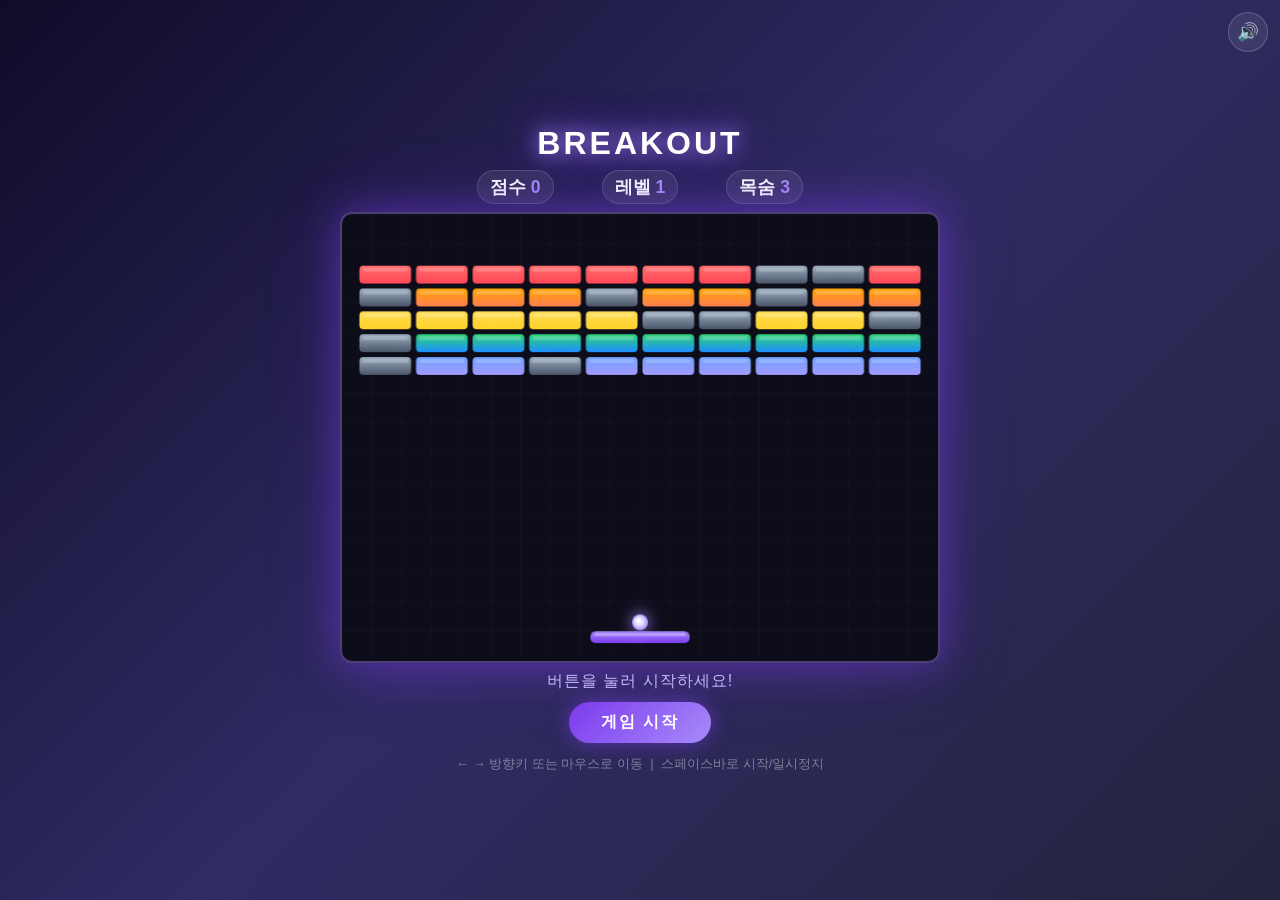
<file: breakout-game/index.html>
<!DOCTYPE html>
<html lang="ko">
<head>
  <meta charset="UTF-8" />
  <meta name="viewport" content="width=device-width, initial-scale=1.0, viewport-fit=cover" />
  <title>벽돌깨기 게임</title>
  <style>
    * { margin: 0; padding: 0; box-sizing: border-box; }

    body {
      background: linear-gradient(135deg, #0f0c29, #302b63, #24243e);
      min-height: 100dvh;
      display: flex;
      flex-direction: column;
      align-items: center;
      justify-content: center;
      font-family: 'Segoe UI', sans-serif;
      color: #fff;
      overflow-x: hidden;
      padding: 8px 8px max(8px, env(safe-area-inset-bottom));
    }

    h1 {
      font-size: clamp(1.2rem, 5vw, 2rem);
      margin-bottom: 8px;
      letter-spacing: 3px;
      text-shadow: 0 0 20px #a78bfa, 0 0 40px #7c3aed;
    }

    #scoreboard {
      display: flex;
      gap: clamp(8px, 4vw, 48px);
      margin-bottom: 8px;
      font-size: clamp(0.75rem, 3vw, 1.1rem);
      font-weight: 600;
    }

    #scoreboard span {
      background: rgba(255,255,255,0.08);
      padding: 4px 12px;
      border-radius: 20px;
      border: 1px solid rgba(255,255,255,0.15);
    }

    #scoreboard span b { color: #a78bfa; }

    #gameCanvas {
      border-radius: 12px;
      border: 2px solid rgba(167,139,250,0.4);
      box-shadow: 0 0 40px rgba(124,58,237,0.5), 0 0 80px rgba(124,58,237,0.2);
      display: block;
      background: #0d0d1a;
      width: min(600px, calc(100vw - 16px));
      height: auto;
      touch-action: none;
    }

    #message {
      margin-top: 8px;
      font-size: clamp(0.75rem, 3vw, 1rem);
      color: #c4b5fd;
      min-height: 18px;
      text-align: center;
      letter-spacing: 1px;
      padding: 0 8px;
    }

    #controlZone {
      width: min(600px, calc(100vw - 16px));
      height: 90px;
      margin-top: 10px;
      border-radius: 18px;
      border: 1px solid rgba(167,139,250,0.25);
      background: rgba(255,255,255,0.04);
      position: relative;
      display: flex;
      flex-direction: column;
      align-items: center;
      justify-content: center;
      gap: 10px;
      touch-action: none;
      user-select: none;
      -webkit-tap-highlight-color: transparent;
      cursor: grab;
      overflow: hidden;
    }
    #controlZone:active { cursor: grabbing; }
    #controlZone::before {
      content: '';
      position: absolute;
      inset: 0;
      border-radius: inherit;
      background: radial-gradient(ellipse 60% 80% at var(--ripple-x,50%) 50%, rgba(167,139,250,0.18) 0%, transparent 70%);
      opacity: 0;
      transition: opacity 0.25s;
      pointer-events: none;
    }
    #controlZone.active::before { opacity: 1; }

    #dragTrack {
      width: calc(100% - 28px);
      height: 10px;
      background: rgba(255,255,255,0.08);
      border-radius: 5px;
      position: relative;
    }

    #dragThumb {
      position: absolute;
      top: 50%;
      transform: translateY(-50%);
      width: 16.67%;
      height: 10px;
      border-radius: 5px;
      background: linear-gradient(90deg, #a78bfa, #7c3aed);
      box-shadow: 0 0 12px rgba(167,139,250,0.8);
      left: 0%;
      will-change: left, width;
    }

    #dragHint {
      font-size: 0.7rem;
      color: rgba(255,255,255,0.3);
      letter-spacing: 1px;
      pointer-events: none;
      transition: color 0.2s;
    }

    @media (hover: hover) and (pointer: fine) { #controlZone { display: none; } }

    #startBtn {
      margin-top: 10px;
      padding: 10px 32px;
      font-size: clamp(0.88rem, 3.5vw, 1rem);
      font-weight: 700;
      letter-spacing: 2px;
      border: none;
      border-radius: 30px;
      background: linear-gradient(135deg, #7c3aed, #a78bfa);
      color: #fff;
      cursor: pointer;
      box-shadow: 0 0 20px rgba(124,58,237,0.6);
      transition: transform 0.1s, box-shadow 0.2s;
      -webkit-tap-highlight-color: transparent;
    }
    #startBtn:hover  { transform: scale(1.05); box-shadow: 0 0 30px rgba(167,139,250,0.8); }
    #startBtn:active { transform: scale(0.97); }

    #controls {
      margin-top: 10px;
      font-size: 0.82rem;
      color: rgba(255,255,255,0.4);
      text-align: center;
      line-height: 1.7;
    }
    @media (hover: none), (pointer: coarse) { #controls { display: none; } }

    #muteBtn {
      position: fixed;
      top: 12px; right: 12px;
      background: rgba(255,255,255,0.08);
      border: 1px solid rgba(255,255,255,0.18);
      border-radius: 50%;
      width: 40px; height: 40px;
      font-size: 1.1rem;
      cursor: pointer;
      display: flex; align-items: center; justify-content: center;
      transition: background 0.2s, transform 0.1s;
      color: #fff;
      z-index: 100;
      -webkit-tap-highlight-color: transparent;
    }
    #muteBtn:hover { background: rgba(255,255,255,0.18); transform: scale(1.1); }
    #muteBtn.muted { color: rgba(255,255,255,0.35); }
  </style>
</head>
<body>

  <h1>BREAKOUT</h1>
  <div id="scoreboard">
    <span>점수 <b id="scoreVal">0</b></span>
    <span>레벨 <b id="levelVal">1</b></span>
    <span>목숨 <b id="livesVal">3</b></span>
  </div>
  <canvas id="gameCanvas" width="600" height="450"></canvas>
  <div id="message">버튼을 눌러 시작하세요!</div>
  <div id="controlZone">
    <div id="dragTrack"><div id="dragThumb"></div></div>
    <p id="dragHint">← 좌우로 드래그하여 패들 조작 →</p>
  </div>
  <button id="startBtn">게임 시작</button>
  <div id="controls">← → 방향키 또는 마우스로 이동 &nbsp;|&nbsp; 스페이스바로 시작/일시정지</div>
  <button id="muteBtn" title="음소거 토글">🔊</button>

<script>
/* ═══════════════════════════════════════════════════════
   요소 참조
═══════════════════════════════════════════════════════ */
const canvas      = document.getElementById('gameCanvas');
const ctx         = canvas.getContext('2d');
const scoreEl     = document.getElementById('scoreVal');
const levelEl     = document.getElementById('levelVal');
const livesEl     = document.getElementById('livesVal');
const messageEl   = document.getElementById('message');
const startBtn    = document.getElementById('startBtn');
const muteBtn     = document.getElementById('muteBtn');
const controlZone = document.getElementById('controlZone');
const dragThumb   = document.getElementById('dragThumb');
const dragHint    = document.getElementById('dragHint');

const W = canvas.width;   // 600
const H = canvas.height;  // 450

/* ═══════════════════════════════════════════════════════
   상수
═══════════════════════════════════════════════════════ */
const PADDLE_NORMAL_W = 100;
const PADDLE_WIDE_W   = 150;
const BALL_R          = 8;
const ACCEL_INTERVAL  = 540;
const ACCEL_AMOUNT    = 0.35;
const SPEED_MAX       = 14;

const BRICK_COLS = 10, BRICK_ROWS = 5;
const BRICK_W = 52, BRICK_H = 18, BRICK_PAD = 5, BRICK_TOP = 52;
const BRICK_LEFT = (W - (BRICK_COLS * (BRICK_W + BRICK_PAD) - BRICK_PAD)) / 2;
const ROW_COLORS = [
  ['#ff6b6b','#ff4757'], ['#ffa502','#ff7f50'], ['#ffdd57','#ffd32a'],
  ['#2ed573','#1e90ff'], ['#70a1ff','#a29bfe'],
];

/* ═══════════════════════════════════════════════════════
   아이템 정의
═══════════════════════════════════════════════════════ */
const ITEM_DEFS = {
  gun:   { emoji:'🔫', color:'#ff7f50', label:'총알',      duration: 600 },
  wide:  { emoji:'➕', color:'#54a0ff', label:'넓은 패들',  duration: 900 },
  multi: { emoji:'⚡', color:'#ffd32a', label:'멀티볼',    duration:   0 },
  slow:  { emoji:'🐢', color:'#00cec9', label:'느린 공',   duration: 480 },
  steel: { emoji:'🔩', color:'#b2bec3', label:'쇠구슬',    duration: 600 },
};
const ITEM_KEYS = Object.keys(ITEM_DEFS);

/* ═══════════════════════════════════════════════════════
   오디오
═══════════════════════════════════════════════════════ */
let audioCtx = null, muted = false;

function getAC() {
  if (!audioCtx) audioCtx = new (window.AudioContext || window.webkitAudioContext)();
  if (audioCtx.state === 'suspended') audioCtx.resume();
  return audioCtx;
}
muteBtn.addEventListener('click', () => {
  muted = !muted;
  muteBtn.textContent = muted ? '🔇' : '🔊';
  muteBtn.classList.toggle('muted', muted);
});

function playTone({ type='sine', freq, freqEnd, duration, gain=0.3, t0 }) {
  if (muted) return;
  const ac = getAC(), t = t0 ?? ac.currentTime;
  const osc = ac.createOscillator(), g = ac.createGain();
  osc.type = type;
  osc.frequency.setValueAtTime(freq, t);
  if (freqEnd != null) osc.frequency.exponentialRampToValueAtTime(freqEnd, t+duration);
  g.gain.setValueAtTime(gain, t);
  g.gain.exponentialRampToValueAtTime(0.001, t+duration);
  osc.connect(g); g.connect(ac.destination);
  osc.start(t); osc.stop(t+duration);
}
function playNoise({ duration, gain=0.3, ffreq=1000, t0 }) {
  if (muted) return;
  const ac = getAC(), t = t0 ?? ac.currentTime;
  const n = Math.ceil(ac.sampleRate * duration);
  const buf = ac.createBuffer(1, n, ac.sampleRate);
  const d = buf.getChannelData(0);
  for (let i = 0; i < n; i++) d[i] = Math.random()*2-1;
  const src = ac.createBufferSource(), flt = ac.createBiquadFilter(), g = ac.createGain();
  src.buffer = buf; flt.type='bandpass'; flt.frequency.value=ffreq; flt.Q.value=1.5;
  g.gain.setValueAtTime(gain, t); g.gain.exponentialRampToValueAtTime(0.001, t+duration);
  src.connect(flt); flt.connect(g); g.connect(ac.destination);
  src.start(t); src.stop(t+duration);
}

const sfxPaddle     = () => playTone({ type:'sine',     freq:320, freqEnd:220, duration:0.09, gain:0.28 });
const sfxBrickHit   = () => playTone({ type:'square',   freq:480, freqEnd:380, duration:0.06, gain:0.12 });
const sfxBrickBreak = () => {
  playNoise({ duration:0.14, gain:0.35, ffreq:900 });
  playTone({ type:'triangle', freq:600, freqEnd:1100, duration:0.12, gain:0.2 });
};
const sfxLifeLost   = () => {
  playTone({ type:'sawtooth', freq:440, freqEnd:110, duration:0.55, gain:0.35 });
  playNoise({ duration:0.3, gain:0.15, ffreq:300 });
};
function sfxGameOver() {
  if (muted) return;
  const ac = getAC();
  [{f:330,e:220,t:0},{f:220,e:147,t:0.22},{f:147,e:90,t:0.44}].forEach(({f,e,t}) =>
    playTone({ type:'sawtooth', freq:f, freqEnd:e, duration:0.28, gain:0.3, t0:ac.currentTime+t }));
}
function sfxLevelClear() {
  if (muted) return;
  const ac = getAC();
  [523,659,784,1047,1319,1568].forEach((freq,i) => {
    const t = ac.currentTime + i*0.11;
    playTone({ type:'triangle', freq, duration:0.25, gain:0.28, t0:t });
    playTone({ type:'sine', freq:freq*0.5, duration:0.3, gain:0.12, t0:t });
  });
  playNoise({ duration:0.25, gain:0.18, ffreq:2000, t0:ac.currentTime+6*0.11 });
}
const sfxItemCatch  = () => {
  playTone({ type:'sine',     freq:880, freqEnd:1200, duration:0.18, gain:0.22 });
  playTone({ type:'triangle', freq:440, freqEnd:660,  duration:0.22, gain:0.12 });
};
const sfxBulletFire = () => playTone({ type:'square', freq:700, freqEnd:900, duration:0.05, gain:0.06 });
// 쇠구슬이 벽돌을 관통할 때 — 둔탁한 금속음
const sfxSteelHit = () => {
  playNoise({ duration:0.07, gain:0.28, ffreq:550 });
  playTone({ type:'triangle', freq:230, freqEnd:170, duration:0.09, gain:0.22 });
};

/* ═══════════════════════════════════════════════════════
   게임 상태
═══════════════════════════════════════════════════════ */
let score=0, lives=3, level=1, gameState='idle', accelTimer=0;

// 아이템 효과 상태
const effects = {
  gun:   { active:false, timer:0 },
  wide:  { active:false, timer:0 },
  slow:  { active:false, timer:0 },
  steel: { active:false, timer:0 },  // 쇠구슬 — 벽돌 관통
};
let fallingItems = [];   // 떨어지는 아이템
let bullets      = [];   // 총알
let gunFireTimer = 0;

/* ═══════════════════════════════════════════════════════
   패들
═══════════════════════════════════════════════════════ */
const paddle = {
  w: PADDLE_NORMAL_W, h: 12, speed: 7,
  x: 0, y: H - 30,
  get cx() { return this.x + this.w / 2; },
};
paddle.x = (W - paddle.w) / 2;

/* ═══════════════════════════════════════════════════════
   공 (배열 — 멀티볼 지원)
═══════════════════════════════════════════════════════ */
let balls = [];

function baseSpeed()    { return 4 + level * 0.4; }
function effectiveSpeed(s) { return effects.slow.active ? s * 0.5 : s; }

function resetBall(launchSpeed) {
  const angle = (-Math.PI/2) + (Math.random()-0.5)*0.6;
  const spd   = launchSpeed ?? baseSpeed();
  balls = [{
    r: BALL_R,
    x: paddle.cx, y: paddle.y - BALL_R - 1,
    vx: Math.cos(angle)*spd, vy: Math.sin(angle)*spd,
    attached: true,
  }];
}

/* ═══════════════════════════════════════════════════════
   벽돌
═══════════════════════════════════════════════════════ */
let bricks = [];

function buildBricks() {
  bricks = [];
  for (let r=0; r<BRICK_ROWS; r++)
    for (let c=0; c<BRICK_COLS; c++) {
      // 기본 1번, 20% 확률로 2번짜리 회색 특수 블록
      const hp        = Math.random() < 0.20 ? 2 : 1;
      const color     = hp === 2 ? '#9eafc2' : ROW_COLORS[r][0];
      const darkColor = hp === 2 ? '#4a5568' : ROW_COLORS[r][1];
      bricks.push({
        x: BRICK_LEFT + c*(BRICK_W+BRICK_PAD),
        y: BRICK_TOP  + r*(BRICK_H+BRICK_PAD),
        w: BRICK_W, h: BRICK_H, hp, maxHp:hp,
        color, darkColor, alive:true,
      });
    }
}

/* ═══════════════════════════════════════════════════════
   파티클
═══════════════════════════════════════════════════════ */
let particles = [];
function spawnParticles(x, y, color, count=10) {
  for (let i=0; i<count; i++) {
    const a=Math.random()*Math.PI*2, s=1+Math.random()*3;
    particles.push({ x, y, vx:Math.cos(a)*s, vy:Math.sin(a)*s, alpha:1, r:2+Math.random()*3, color });
  }
}

/* ═══════════════════════════════════════════════════════
   벽돌 파괴 공통
═══════════════════════════════════════════════════════ */
function damageBrick(b) {
  b.hp--;
  spawnParticles(b.x+b.w/2, b.y+b.h/2, b.color);
  if (b.hp <= 0) {
    b.alive = false;
    score += b.maxHp * 10 * level;
    scoreEl.textContent = score;
    trySpawnItem(b);
    sfxBrickBreak();
  } else {
    sfxBrickHit();
  }
}

/* ═══════════════════════════════════════════════════════
   아이템 스폰
═══════════════════════════════════════════════════════ */
function trySpawnItem(brick) {
  if (Math.random() > 0.20) return;
  const type = ITEM_KEYS[Math.floor(Math.random()*ITEM_KEYS.length)];
  fallingItems.push({
    type, x: brick.x+brick.w/2, y: brick.y+brick.h/2,
    vy: 1.8, r: 18, pulse: Math.random()*Math.PI*2,
  });
}

/* ═══════════════════════════════════════════════════════
   아이템 효과 적용
═══════════════════════════════════════════════════════ */
function applyItem(type, catchX) {
  sfxItemCatch();
  switch (type) {

    case 'gun':
      effects.gun.active = true;
      effects.gun.timer  = ITEM_DEFS.gun.duration;
      break;

    case 'wide':
      effects.wide.active = true;
      effects.wide.timer  = ITEM_DEFS.wide.duration;
      paddle.w = PADDLE_WIDE_W;
      clampPaddle();
      break;

    case 'multi': {
      // 현재 속도 기준 새 공 추가
      const ref  = balls.find(b => !b.attached) ?? balls[0];
      const spd  = ref ? Math.hypot(ref.vx, ref.vy) : effectiveSpeed(baseSpeed());
      const ang  = (-Math.PI/2) + (Math.random()-0.5)*1.0;
      const nb   = {
        r: BALL_R,
        x: paddle.cx, y: paddle.y - BALL_R - 1,
        vx: Math.cos(ang)*spd, vy: -Math.abs(Math.sin(ang)*spd),
        attached: false,
      };
      balls.push(nb);
      // 붙어있는 공도 함께 발사
      balls.forEach(b => {
        if (b.attached) {
          const a = (-Math.PI/2)+(Math.random()-0.5)*0.5;
          b.vx = Math.cos(a)*spd; b.vy = Math.sin(a)*spd;
          b.attached = false;
        }
      });
      break;
    }

    case 'slow':
      if (!effects.slow.active) {
        balls.forEach(b => { if (!b.attached) { b.vx*=0.5; b.vy*=0.5; } });
      }
      effects.slow.active = true;
      effects.slow.timer  = ITEM_DEFS.slow.duration;
      break;

    case 'steel':
      effects.steel.active = true;
      effects.steel.timer  = ITEM_DEFS.steel.duration;
      break;
  }
}

/* ═══════════════════════════════════════════════════════
   아이템 업데이트 (낙하 + 패들 충돌)
═══════════════════════════════════════════════════════ */
function updateItems() {
  for (let i=fallingItems.length-1; i>=0; i--) {
    const it = fallingItems[i];
    it.y += it.vy;
    it.pulse += 0.07;

    if (it.y - it.r > H) { fallingItems.splice(i,1); continue; }

    if (it.y+it.r >= paddle.y && it.y-it.r <= paddle.y+paddle.h &&
        it.x >= paddle.x-it.r && it.x <= paddle.x+paddle.w+it.r) {
      applyItem(it.type, it.x);
      fallingItems.splice(i,1);
    }
  }
}

/* ═══════════════════════════════════════════════════════
   총알 업데이트
═══════════════════════════════════════════════════════ */
const GUN_INTERVAL = 28;

function updateGun() {
  if (!effects.gun.active) return;
  gunFireTimer++;
  if (gunFireTimer >= GUN_INTERVAL) {
    gunFireTimer = 0;
    bullets.push({ x: paddle.x + paddle.w*0.25, y: paddle.y-4, vy:-10 });
    bullets.push({ x: paddle.x + paddle.w*0.75, y: paddle.y-4, vy:-10 });
    sfxBulletFire();
  }
  for (let i=bullets.length-1; i>=0; i--) {
    const bl = bullets[i];
    bl.y += bl.vy;
    if (bl.y < 0) { bullets.splice(i,1); continue; }
    let hit = false;
    for (const b of bricks) {
      if (!b.alive) continue;
      if (bl.x>=b.x && bl.x<=b.x+b.w && bl.y>=b.y && bl.y<=b.y+b.h) {
        damageBrick(b); hit=true; break;
      }
    }
    if (hit) bullets.splice(i,1);
  }
}

/* ═══════════════════════════════════════════════════════
   효과 타이머 감소
═══════════════════════════════════════════════════════ */
function updateEffects() {
  if (effects.gun.active) {
    if (--effects.gun.timer <= 0) { effects.gun.active=false; bullets=[]; }
  }
  if (effects.wide.active) {
    if (--effects.wide.timer <= 0) {
      effects.wide.active=false;
      paddle.w = PADDLE_NORMAL_W;
      clampPaddle();
    }
  }
  if (effects.slow.active) {
    if (--effects.slow.timer <= 0) {
      effects.slow.active=false;
      balls.forEach(b => { if (!b.attached) { b.vx*=2; b.vy*=2; } });
    }
  }
  if (effects.steel.active) {
    if (--effects.steel.timer <= 0) { effects.steel.active=false; }
  }
}

function resetEffects() {
  if (effects.wide.active) paddle.w = PADDLE_NORMAL_W;
  if (effects.slow.active) balls.forEach(b => { if (!b.attached) { b.vx*=2; b.vy*=2; } });
  effects.gun   = { active:false, timer:0 };
  effects.wide  = { active:false, timer:0 };
  effects.slow  = { active:false, timer:0 };
  effects.steel = { active:false, timer:0 };
  fallingItems=[]; bullets=[]; gunFireTimer=0;
}

/* ═══════════════════════════════════════════════════════
   충돌
═══════════════════════════════════════════════════════ */
function circleRect(cx,cy,r,rx,ry,rw,rh) {
  const nx=Math.max(rx,Math.min(cx,rx+rw)), ny=Math.max(ry,Math.min(cy,ry+rh));
  const dx=cx-nx, dy=cy-ny;
  return dx*dx+dy*dy <= r*r;
}
function resolveRectBounce(b, rx,ry,rw,rh) {
  const minH = Math.min((b.x+b.r)-rx, (rx+rw)-(b.x-b.r));
  const minV = Math.min((b.y+b.r)-ry, (ry+rh)-(b.y-b.r));
  if (minH < minV) b.vx *= -1; else b.vy *= -1;
}

/* ═══════════════════════════════════════════════════════
   키보드
═══════════════════════════════════════════════════════ */
const keys = {};
document.addEventListener('keydown', e => {
  keys[e.code] = true;
  if (e.code !== 'Space') return;
  e.preventDefault();
  if      (gameState==='idle'||gameState==='gameover') startGame();
  else if (gameState==='cleared')  doNextLevel();
  else if (gameState==='playing')  {
    if (balls.some(b=>b.attached)) balls.forEach(b=>{if(b.attached)b.attached=false;});
    else { gameState='paused'; messageEl.textContent='일시정지 — 스페이스바로 재개'; }
  }
  else if (gameState==='paused') resumeGame();
});
document.addEventListener('keyup', e => { keys[e.code]=false; });

/* ═══════════════════════════════════════════════════════
   마우스 / 터치
═══════════════════════════════════════════════════════ */
function canvasScale() { return W / canvas.getBoundingClientRect().width; }

canvas.addEventListener('mousemove', e => {
  const rect = canvas.getBoundingClientRect();
  paddle.x = (e.clientX-rect.left)*canvasScale() - paddle.w/2;
  clampPaddle();
});
canvas.addEventListener('touchstart', e=>e.preventDefault(), {passive:false});
canvas.addEventListener('touchmove',  e=>e.preventDefault(), {passive:false});

function clampPaddle() { paddle.x=Math.max(0,Math.min(W-paddle.w, paddle.x)); }

// 조작 영역 드래그
let dragPrevX=0, dragMoved=false;

function syncDragThumb() {
  dragThumb.style.left  = ((paddle.x/W)*100).toFixed(2)+'%';
  dragThumb.style.width = ((paddle.w/W)*100).toFixed(2)+'%';
  const hasAttached = balls.some(b=>b.attached);
  if (gameState==='playing' && hasAttached) {
    dragHint.textContent='탭하여 발사!';
    dragHint.style.color='rgba(167,139,250,0.85)';
  } else {
    dragHint.textContent='← 좌우로 드래그하여 패들 조작 →';
    dragHint.style.color='rgba(255,255,255,0.3)';
  }
}

controlZone.addEventListener('touchstart', e => {
  e.preventDefault();
  dragPrevX=e.touches[0].clientX; dragMoved=false;
  const rect=controlZone.getBoundingClientRect();
  controlZone.style.setProperty('--ripple-x',
    ((e.touches[0].clientX-rect.left)/rect.width*100).toFixed(1)+'%');
  controlZone.classList.add('active');
}, {passive:false});

controlZone.addEventListener('touchmove', e => {
  e.preventDefault();
  const dx=e.touches[0].clientX-dragPrevX;
  dragPrevX=e.touches[0].clientX;
  if (Math.abs(dx)>2) dragMoved=true;
  const zw=controlZone.getBoundingClientRect().width;
  paddle.x += dx*(W/zw);
  clampPaddle(); syncDragThumb();
}, {passive:false});

controlZone.addEventListener('touchend', () => {
  controlZone.classList.remove('active');
  if (!dragMoved) onZoneTap();
  dragMoved=false;
}, {passive:false});

function onZoneTap() {
  if      (gameState==='idle'||gameState==='gameover') startGame();
  else if (gameState==='cleared')  doNextLevel();
  else if (gameState==='playing')  { balls.forEach(b=>{if(b.attached)b.attached=false;}); }
  else if (gameState==='paused')   resumeGame();
}

startBtn.addEventListener('click', () => {
  if      (gameState==='cleared')                              doNextLevel();
  else if (gameState==='playing' && balls.some(b=>b.attached)) balls.forEach(b=>{if(b.attached)b.attached=false;});
  else if (gameState!=='playing')                              startGame();
});

/* ═══════════════════════════════════════════════════════
   유틸
═══════════════════════════════════════════════════════ */
const isTouch = () => window.matchMedia('(pointer: coarse)').matches;
function launchMsg() { return isTouch()?'조작 영역을 탭하여 발사!':'스페이스바 또는 클릭으로 발사!'; }
function updateHUD() { scoreEl.textContent=score; levelEl.textContent=level; livesEl.textContent=lives; }

/* ═══════════════════════════════════════════════════════
   게임 흐름
═══════════════════════════════════════════════════════ */
function startGame() {
  score=0; lives=3; level=1; accelTimer=0; particles=[];
  resetEffects(); paddle.w=PADDLE_NORMAL_W;
  updateHUD(); buildBricks();
  paddle.x=(W-paddle.w)/2; resetBall();
  gameState='playing';
  messageEl.textContent=launchMsg();
  startBtn.textContent='공 발사';
  syncDragThumb();
  requestAnimationFrame(loop);
}

function doNextLevel() {
  level++; accelTimer=0;
  levelEl.textContent=level;
  resetEffects(); paddle.w=PADDLE_NORMAL_W;
  buildBricks();
  paddle.x=(W-paddle.w)/2; resetBall();
  gameState='playing';
  messageEl.textContent=isTouch()?`레벨 ${level} 시작! 탭하여 발사`:`레벨 ${level} 시작! 스페이스바로 발사`;
  startBtn.textContent='공 발사';
  syncDragThumb();
  requestAnimationFrame(loop);
}

function resumeGame() {
  gameState='playing'; messageEl.textContent='';
  requestAnimationFrame(loop);
}

/* ═══════════════════════════════════════════════════════
   메인 루프
═══════════════════════════════════════════════════════ */
function loop() {
  if (gameState !== 'playing') return;

  // 키보드 패들
  if (keys['ArrowLeft'] ||keys['KeyA']) { paddle.x-=paddle.speed; clampPaddle(); }
  if (keys['ArrowRight']||keys['KeyD']) { paddle.x+=paddle.speed; clampPaddle(); }

  // 서브시스템
  updateGun();
  updateItems();
  updateEffects();

  // ── 공 업데이트 ────────────────────────────────────
  let lastFellSpeed = baseSpeed();

  for (let i=balls.length-1; i>=0; i--) {
    const b = balls[i];
    if (b.attached) { b.x=paddle.cx; b.y=paddle.y-b.r-1; continue; }

    b.x+=b.vx; b.y+=b.vy;

    // 벽 반사
    if (b.x-b.r<=0) { b.x=b.r;   b.vx= Math.abs(b.vx); }
    if (b.x+b.r>=W) { b.x=W-b.r; b.vx=-Math.abs(b.vx); }
    if (b.y-b.r<=0) { b.y=b.r;   b.vy= Math.abs(b.vy); }

    // 패들 충돌
    if (b.vy>0 && b.y+b.r>=paddle.y && b.y-b.r<=paddle.y+paddle.h &&
        b.x>=paddle.x-b.r && b.x<=paddle.x+paddle.w+b.r) {
      b.y=paddle.y-b.r;
      const hitPos=(b.x-paddle.cx)/(paddle.w/2);
      const ang=hitPos*(Math.PI/3), spd=Math.hypot(b.vx,b.vy);
      b.vx=Math.sin(ang)*spd; b.vy=-Math.abs(Math.cos(ang)*spd);
      sfxPaddle();
    }

    // 벽돌 충돌
    let brickHit=false;
    for (const br of bricks) {
      if (!br.alive) continue;
      if (!circleRect(b.x,b.y,b.r,br.x,br.y,br.w,br.h)) continue;
      if (!brickHit && !effects.steel.active) {
        // 일반 공: 첫 충돌 블록에서 반사
        resolveRectBounce(b,br.x,br.y,br.w,br.h); brickHit=true;
      }
      // 쇠구슬: 반사 없이 모든 겹치는 블록 관통 파괴
      damageBrick(br);
      if (effects.steel.active) sfxSteelHit();
    }

    // 낙사
    if (b.y-b.r>H) { lastFellSpeed=Math.hypot(b.vx,b.vy); balls.splice(i,1); }
  }

  // 가속
  accelTimer++;
  if (accelTimer>=ACCEL_INTERVAL) {
    accelTimer=0;
    for (const b of balls) {
      if (b.attached) continue;
      const cur=Math.hypot(b.vx,b.vy);
      if (cur<SPEED_MAX) { const s=Math.min(cur+ACCEL_AMOUNT,SPEED_MAX)/cur; b.vx*=s; b.vy*=s; }
    }
  }

  // ── 모든 공 소실 → 목숨 감소 ───────────────────────
  if (balls.length===0) {
    const nspd=Math.max(baseSpeed(), lastFellSpeed*0.5);
    lives--; livesEl.textContent=lives;
    if (lives<=0) {
      gameState='gameover'; sfxGameOver();
      drawFrame();
      messageEl.textContent=`게임 오버! 최종 점수: ${score}`;
      startBtn.textContent='다시 시작';
      return;
    }
    accelTimer=0; sfxLifeLost(); resetBall(nspd);
    messageEl.textContent=isTouch()?'목숨 -1! 탭하여 다시 발사':'목숨 -1! 스페이스바로 다시 발사';
  }

  // ── 레벨 클리어 ────────────────────────────────────
  if (bricks.every(b=>!b.alive)) {
    gameState='cleared'; sfxLevelClear();
    messageEl.textContent=isTouch()?`레벨 ${level} 클리어! 🎉  탭하여 다음 레벨`:`레벨 ${level} 클리어! 🎉  스페이스바로 다음 레벨`;
    startBtn.textContent='다음 레벨';
    drawFrame(); return;
  }

  // 파티클
  particles=particles.filter(p=>p.alpha>0.02);
  for (const p of particles) { p.x+=p.vx; p.y+=p.vy; p.vy+=0.1; p.alpha-=0.03; }

  syncDragThumb();
  drawFrame();
  requestAnimationFrame(loop);
}

/* ═══════════════════════════════════════════════════════
   그리기
═══════════════════════════════════════════════════════ */
function drawFrame() {
  ctx.clearRect(0,0,W,H);

  // 쇠구슬 활성 시 필드 전체에 은은한 금속 색조
  if (effects.steel.active) {
    const ratio = effects.steel.timer / ITEM_DEFS.steel.duration;
    ctx.fillStyle = `rgba(180,200,220,${0.06 * ratio})`;
    ctx.fillRect(0,0,W,H);
  }

  // 배경 격자
  ctx.strokeStyle='rgba(255,255,255,0.03)'; ctx.lineWidth=1;
  for (let x=0;x<W;x+=30){ctx.beginPath();ctx.moveTo(x,0);ctx.lineTo(x,H);ctx.stroke();}
  for (let y=0;y<H;y+=30){ctx.beginPath();ctx.moveTo(0,y);ctx.lineTo(W,y);ctx.stroke();}

  // 이펙트 HUD (상단)
  drawEffectsHud();

  // 벽돌
  for (const b of bricks) {
    if (!b.alive) continue;
    const damaged = b.maxHp === 2 && b.hp === 1; // 특수 블록 1회 피격 상태

    // 그라데이션 — 손상 시 어둡게
    const g = ctx.createLinearGradient(b.x, b.y, b.x, b.y+b.h);
    if (damaged) {
      g.addColorStop(0, b.darkColor);
      g.addColorStop(1, '#1a1a2e');
    } else {
      g.addColorStop(0, b.color);
      g.addColorStop(1, b.darkColor);
    }
    ctx.fillStyle = g;
    roundRect(b.x, b.y, b.w, b.h, 4); ctx.fill();

    if (damaged) {
      // 손상 효과: 금 그인 표시
      drawCracks(b);
    } else {
      // 하이라이트
      ctx.fillStyle = 'rgba(255,255,255,0.2)';
      roundRect(b.x+3, b.y+2, b.w-6, 4, 2); ctx.fill();
    }
  }

  // 파티클
  for (const p of particles) {
    ctx.globalAlpha=p.alpha; ctx.fillStyle=p.color;
    ctx.beginPath(); ctx.arc(p.x,p.y,p.r,0,Math.PI*2); ctx.fill();
  }
  ctx.globalAlpha=1;

  // 총알
  drawBullets();

  // 패들
  const pg=ctx.createLinearGradient(paddle.x,paddle.y,paddle.x,paddle.y+paddle.h);
  pg.addColorStop(0,'#a78bfa'); pg.addColorStop(1,'#7c3aed');
  ctx.fillStyle=pg; roundRect(paddle.x,paddle.y,paddle.w,paddle.h,6); ctx.fill();
  ctx.fillStyle='rgba(255,255,255,0.3)'; roundRect(paddle.x+4,paddle.y+2,paddle.w-8,3,2); ctx.fill();

  // 낙하 아이템
  drawItems();

  // 공들
  for (const b of balls) {
    const bg=ctx.createRadialGradient(b.x-2,b.y-2,1,b.x,b.y,b.r);
    if (effects.steel.active) {
      bg.addColorStop(0,'#ffffff'); bg.addColorStop(0.3,'#d0d8e0'); bg.addColorStop(0.7,'#8899aa'); bg.addColorStop(1,'#445566');
      ctx.fillStyle=bg;
      ctx.shadowColor='#aaccdd'; ctx.shadowBlur=20;
    } else {
      bg.addColorStop(0,'#fff'); bg.addColorStop(0.5,'#e0d7ff'); bg.addColorStop(1,'#a78bfa');
      ctx.fillStyle=bg;
      ctx.shadowColor='#a78bfa'; ctx.shadowBlur=16;
    }
    ctx.beginPath(); ctx.arc(b.x,b.y,b.r,0,Math.PI*2); ctx.fill();
    if (effects.steel.active) {
      ctx.strokeStyle='rgba(255,255,255,0.6)'; ctx.lineWidth=1;
      ctx.beginPath(); ctx.arc(b.x-b.r*0.3,b.y-b.r*0.3,b.r*0.25,0,Math.PI*2); ctx.stroke();
    }
    ctx.shadowBlur=0;
  }

  // 오버레이
  if (gameState==='gameover') {
    ctx.fillStyle='rgba(0,0,0,0.6)'; ctx.fillRect(0,0,W,H);
    ctx.textAlign='center';
    ctx.fillStyle='#ff6b6b'; ctx.font='bold 48px Segoe UI';
    ctx.fillText('GAME OVER',W/2,H/2-20);
    ctx.fillStyle='#fff'; ctx.font='22px Segoe UI';
    ctx.fillText(`점수: ${score}`,W/2,H/2+22);
    ctx.textAlign='left';
  }
  if (gameState==='cleared') {
    ctx.fillStyle='rgba(0,0,0,0.5)'; ctx.fillRect(0,0,W,H);
    ctx.textAlign='center';
    ctx.fillStyle='#a78bfa'; ctx.font='bold 42px Segoe UI';
    ctx.fillText('LEVEL CLEAR!',W/2,H/2-20);
    ctx.fillStyle='#fff'; ctx.font='20px Segoe UI';
    ctx.fillText(`점수: ${score}`,W/2,H/2+22);
    ctx.textAlign='left';
  }
}

/* ─────────────────────────────────────────────────────
   총알 그리기
───────────────────────────────────────────────────── */
function drawBullets() {
  if (!bullets.length) return;
  ctx.shadowColor='#ff4500'; ctx.shadowBlur=8;
  for (const bl of bullets) {
    const g=ctx.createLinearGradient(bl.x,bl.y,bl.x,bl.y+10);
    g.addColorStop(0,'#ffe0b2'); g.addColorStop(1,'#ff6b35');
    ctx.fillStyle=g;
    roundRect(bl.x-2.5, bl.y, 5, 11, 2); ctx.fill();
  }
  ctx.shadowBlur=0;
}

/* ─────────────────────────────────────────────────────
   낙하 아이템 그리기
───────────────────────────────────────────────────── */
function drawItems() {
  ctx.save();
  for (const it of fallingItems) {
    const def = ITEM_DEFS[it.type];
    const sc  = 1 + Math.sin(it.pulse)*0.08; // 맥동 효과

    ctx.save();
    ctx.translate(it.x, it.y);
    ctx.scale(sc, sc);

    // 외부 광채
    ctx.shadowColor = def.color;
    ctx.shadowBlur  = 16;

    // 원형 배경
    ctx.beginPath(); ctx.arc(0,0,it.r,0,Math.PI*2);
    ctx.fillStyle = def.color + 'cc'; ctx.fill();

    // 테두리
    ctx.strokeStyle='rgba(255,255,255,0.5)'; ctx.lineWidth=1.5;
    ctx.stroke();
    ctx.shadowBlur=0;

    // 이모지
    ctx.font='16px "Apple Color Emoji","Segoe UI Emoji","Noto Color Emoji",serif';
    ctx.textAlign='center'; ctx.textBaseline='middle';
    ctx.fillStyle='#fff';
    ctx.fillText(def.emoji, 0, 1);

    ctx.restore();
  }
  ctx.restore();
}

/* ─────────────────────────────────────────────────────
   이펙트 HUD (캔버스 상단)
───────────────────────────────────────────────────── */
function drawEffectsHud() {
  const active = [];
  if (effects.gun.active)  active.push({ key:'gun',  eff:effects.gun  });
  if (effects.wide.active) active.push({ key:'wide', eff:effects.wide });
  if (effects.slow.active) active.push({ key:'slow', eff:effects.slow });
  if (balls.length > 1)    active.push({ key:'multi', eff:null         });
  if (!active.length) return;

  const PW=94, PH=24, GAP=5;
  const total = active.length*(PW+GAP)-GAP;
  let x = Math.round((W-total)/2);
  const y = 6;

  ctx.save();
  ctx.font='bold 9px "Segoe UI",sans-serif';

  for (const {key, eff} of active) {
    const def   = ITEM_DEFS[key];
    const ratio = eff ? eff.timer/def.duration : 1;

    // 어두운 배경
    ctx.fillStyle='rgba(5,2,22,0.82)';
    roundRect(x,y,PW,PH,12); ctx.fill();

    // 남은 시간 바
    if (ratio > 0) {
      ctx.fillStyle=def.color+'44';
      roundRect(x+1,y+1,Math.max(3,(PW-2)*ratio),PH-2,11); ctx.fill();
    }

    // 테두리
    ctx.strokeStyle=def.color+'99'; ctx.lineWidth=1.2;
    roundRect(x,y,PW,PH,12); ctx.stroke(); ctx.lineWidth=1;

    // 이모지
    ctx.font='13px "Apple Color Emoji","Segoe UI Emoji",serif';
    ctx.textAlign='center'; ctx.textBaseline='middle';
    ctx.shadowColor=def.color; ctx.shadowBlur=5;
    ctx.fillStyle='#fff';
    ctx.fillText(def.emoji, x+14, y+PH/2+1);
    ctx.shadowBlur=0;

    // 레이블
    ctx.font='bold 8.5px "Segoe UI",sans-serif';
    ctx.textAlign='left'; ctx.fillStyle='rgba(255,255,255,0.9)';
    ctx.fillText(def.label, x+26, y+PH/2-4);

    // 남은 시간 / 공 수
    ctx.font='8px "Segoe UI",sans-serif';
    ctx.fillStyle=def.color;
    if (key==='multi') {
      ctx.fillText(`×${balls.length}`, x+26, y+PH/2+5);
    } else if (eff) {
      ctx.fillText(`${Math.ceil(eff.timer/60)}초`, x+26, y+PH/2+5);
    }

    x += PW+GAP;
  }
  ctx.textBaseline='alphabetic';
  ctx.restore();
}

/* ─────────────────────────────────────────────────────
   공통 유틸
───────────────────────────────────────────────────── */
/* ─────────────────────────────────────────────────────
   손상 블록 균열 그리기
───────────────────────────────────────────────────── */
function drawCracks(b) {
  ctx.save();
  // 블록 영역만 클리핑
  ctx.beginPath(); roundRect(b.x, b.y, b.w, b.h, 4); ctx.clip();

  // 어두운 오버레이
  ctx.fillStyle = 'rgba(0,0,0,0.38)';
  ctx.fillRect(b.x, b.y, b.w, b.h);

  const cx = b.x + b.w * 0.48;
  const cy = b.y + b.h * 0.50;

  // ── 주 균열 (어두운 선) ─────────────────────────
  ctx.strokeStyle = 'rgba(0,0,0,0.85)';
  ctx.lineWidth = 1.8; ctx.lineCap = 'round';
  ctx.beginPath();
  ctx.moveTo(b.x + b.w*0.28, b.y + 1);
  ctx.lineTo(cx - 1, cy);
  ctx.lineTo(cx + 7, cy + 2);
  ctx.lineTo(b.x + b.w*0.62, b.y + b.h - 1);
  ctx.stroke();

  // ── 보조 균열 ───────────────────────────────────
  ctx.lineWidth = 1;
  ctx.beginPath();
  ctx.moveTo(cx - 1, cy);
  ctx.lineTo(b.x + b.w*0.12, cy + 4);
  ctx.stroke();

  ctx.beginPath();
  ctx.moveTo(cx + 7, cy + 2);
  ctx.lineTo(b.x + b.w*0.82, cy - 2);
  ctx.stroke();

  // ── 균열 옆 하이라이트 (밝은 선) ────────────────
  ctx.strokeStyle = 'rgba(255,255,255,0.22)';
  ctx.lineWidth = 0.7;
  ctx.beginPath();
  ctx.moveTo(b.x + b.w*0.28 + 1, b.y + 1);
  ctx.lineTo(cx, cy);
  ctx.lineTo(cx + 8, cy + 2);
  ctx.lineTo(b.x + b.w*0.62 + 1, b.y + b.h - 1);
  ctx.stroke();

  ctx.restore();
}

function roundRect(x,y,w,h,r) {
  ctx.beginPath();
  ctx.moveTo(x+r,y); ctx.lineTo(x+w-r,y); ctx.quadraticCurveTo(x+w,y,x+w,y+r);
  ctx.lineTo(x+w,y+h-r); ctx.quadraticCurveTo(x+w,y+h,x+w-r,y+h);
  ctx.lineTo(x+r,y+h); ctx.quadraticCurveTo(x,y+h,x,y+h-r);
  ctx.lineTo(x,y+r); ctx.quadraticCurveTo(x,y,x+r,y);
  ctx.closePath();
}

/* ═══════════════════════════════════════════════════════
   초기화
═══════════════════════════════════════════════════════ */
buildBricks(); resetBall(); syncDragThumb(); drawFrame();
</script>
</body>
</html>
</file>
